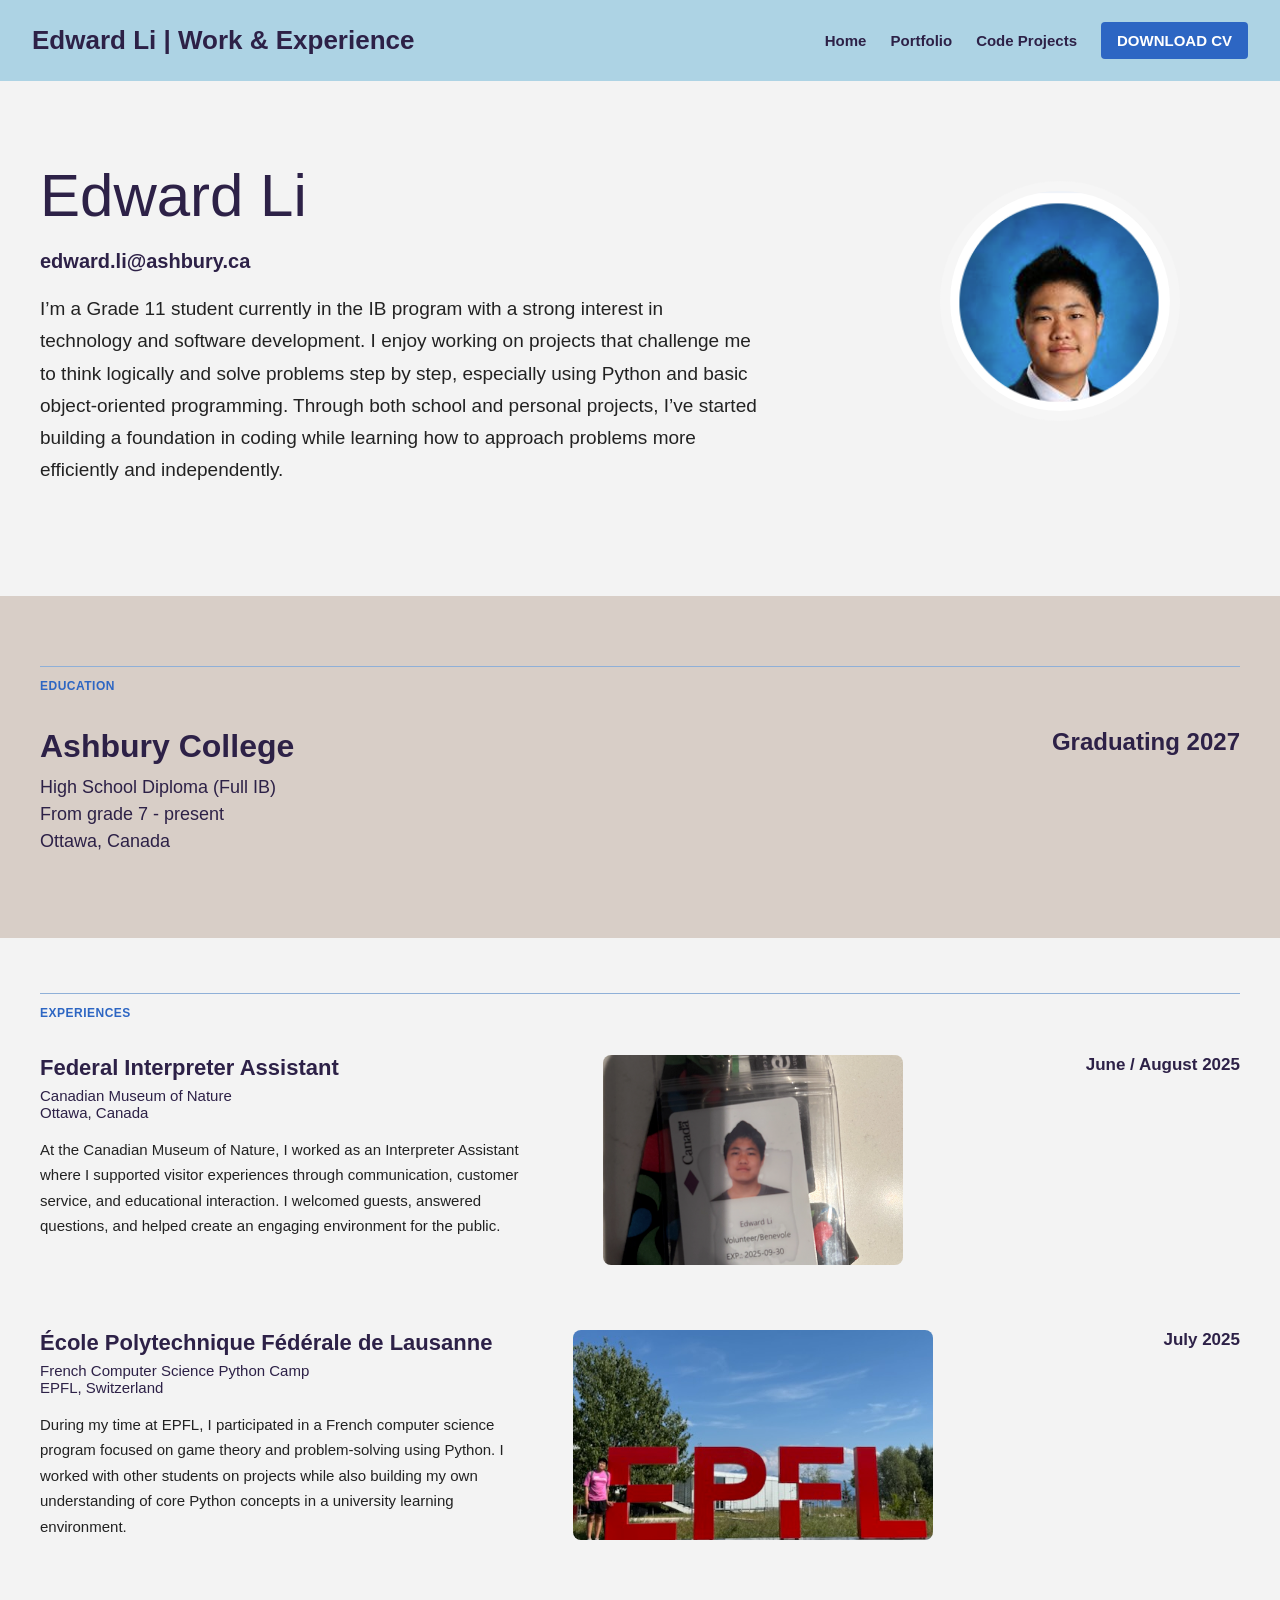
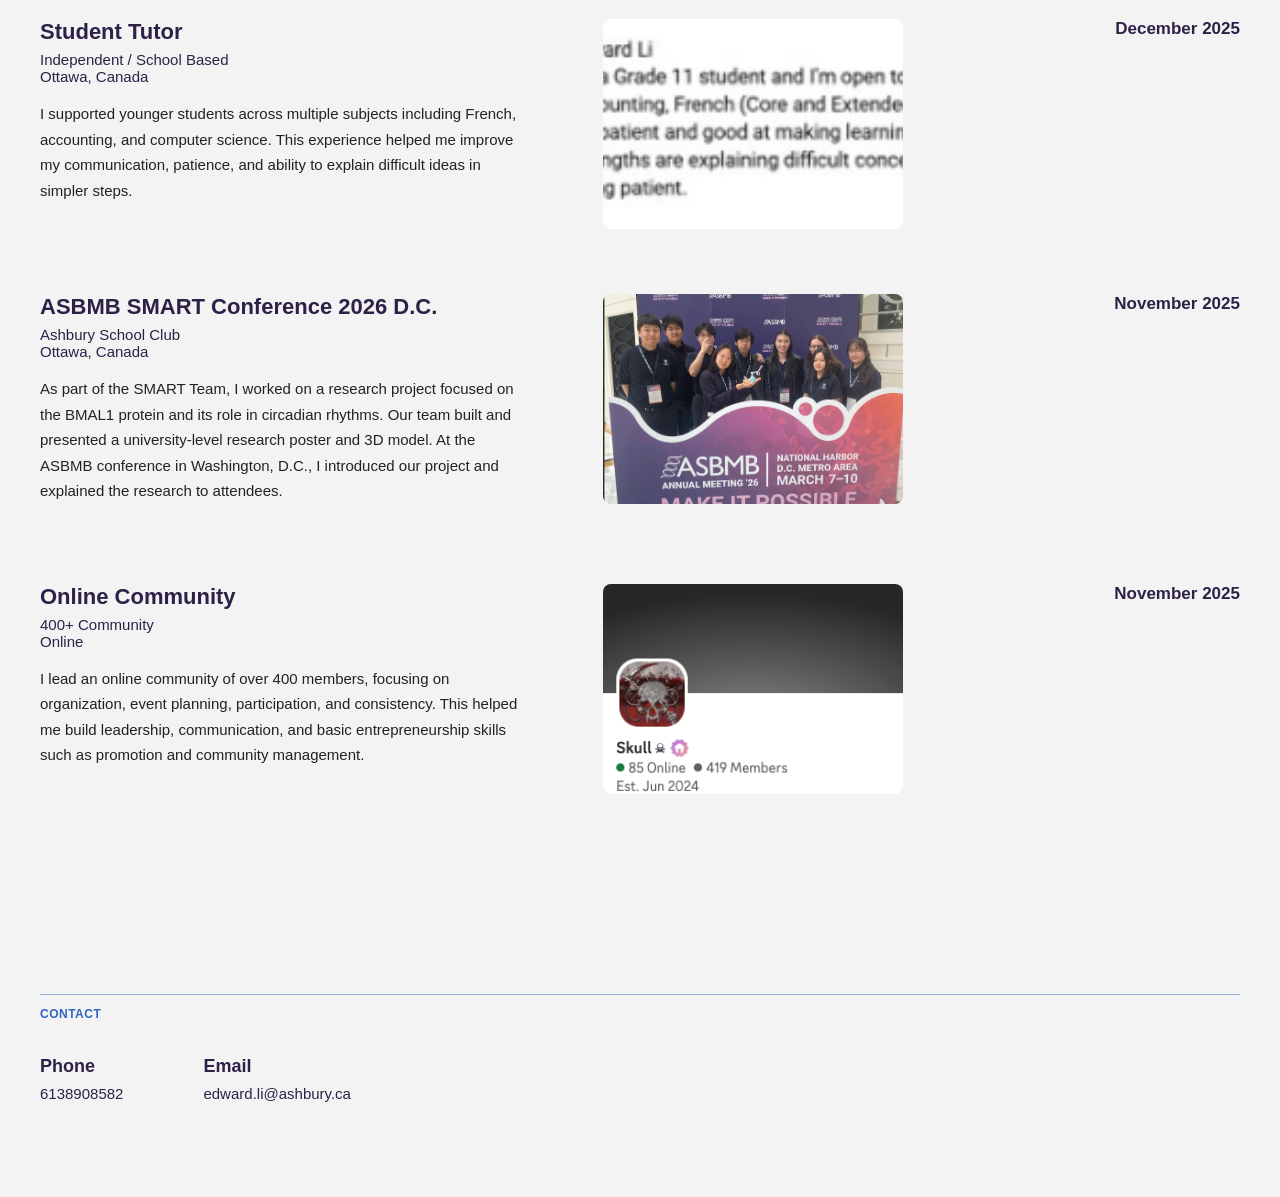
<file: index.html>
<!DOCTYPE html>
<html>
<head>
    <title>Edward Li | Work & Experience</title>
    <link rel="stylesheet" href="style.css">
</head>
<body>

    <header class="header">
        <div class="logo">Edward Li | Work & Experience</div>

        <nav class="nav">
            <a href="index.html">Home</a>
            <a href="portfolio.html">Portfolio</a>
            <a href="code projects.html">Code Projects</a>
            <a href="Blue and White Professional Corporate Resume.pdf" class="btn" download>DOWNLOAD CV</a>
        </nav>
    </header>

    <section class="intro">
        <div class="intro-text">
            <h1>Edward Li</h1>
            <p class="email">edward.li@ashbury.ca</p>

            <p class="bio">
                I’m a Grade 11 student currently in the IB program with a strong interest in technology
                and software development. I enjoy working on projects that challenge me to think logically
                and solve problems step by step, especially using Python and basic object-oriented programming.
                Through both school and personal projects, I’ve started building a foundation in coding while
                learning how to approach problems more efficiently and independently.
            </p>
        </div>

        <div class="intro-image">
            <img src="profile.png" alt="Profile picture" class="profile-pic">
        </div>
    </section>

    <section class="education">
        <p class="section-label">EDUCATION</p>

        <div class="education-row">
            <div class="education-left">
                <h2>Ashbury College</h2>
                <p>High School Diploma (Full IB)</p>
                <p>From grade 7 - present</p>
                <p>Ottawa, Canada</p>
            </div>

            <div class="education-right">
                <p>Graduating 2027</p>
            </div>
        </div>
    </section>

    <section class="experience">
        <p class="section-label">EXPERIENCES</p>

        <div class="exp-item">
            <div class="exp-text">
                <h2>Federal Interpreter Assistant</h2>
                <p class="exp-sub">Canadian Museum of Nature</p>
                <p class="exp-place">Ottawa, Canada</p>
                <p class="exp-desc">
                    At the Canadian Museum of Nature, I worked as an Interpreter Assistant where I supported
                    visitor experiences through communication, customer service, and educational interaction.
                    I welcomed guests, answered questions, and helped create an engaging environment for the public.
                </p>
            </div>

            <div class="exp-image">
                <img src="museum.png" alt="Museum photo">
            </div>

            <div class="exp-date">
                <p>June / August 2025</p>
            </div>
        </div>

        <div class="exp-item">
            <div class="exp-text">
                <h2>École Polytechnique Fédérale de Lausanne</h2>
                <p class="exp-sub">French Computer Science Python Camp</p>
                <p class="exp-place">EPFL, Switzerland</p>
                <p class="exp-desc">
                    During my time at EPFL, I participated in a French computer science program focused on game
                    theory and problem-solving using Python. I worked with other students on projects while also
                    building my own understanding of core Python concepts in a university learning environment.
                </p>
            </div>

            <div class="exp-image">
                <img src="epfl.jpg" alt="EPFL photo" class="epfl-img">
            </div>

            <div class="exp-date">
                <p>July 2025</p>
            </div>
        </div>

        <div class="exp-item">
            <div class="exp-text">
                <h2>Student Tutor</h2>
                <p class="exp-sub">Independent / School Based</p>
                <p class="exp-place">Ottawa, Canada</p>
                <p class="exp-desc">
                    I supported younger students across multiple subjects including French, accounting, and computer science.
                    This experience helped me improve my communication, patience, and ability to explain difficult ideas in simpler steps.
                </p>
            </div>

            <div class="exp-image">
                <img src="tutor.png" alt="Tutor photo">
            </div>

            <div class="exp-date">
                <p>December 2025</p>
            </div>
        </div>

        <div class="exp-item">
            <div class="exp-text">
                <h2>ASBMB SMART Conference 2026 D.C.</h2>
                <p class="exp-sub">Ashbury School Club</p>
                <p class="exp-place">Ottawa, Canada</p>
                <p class="exp-desc">
                    As part of the SMART Team, I worked on a research project focused on the BMAL1 protein and its
                    role in circadian rhythms. Our team built and presented a university-level research poster and
                    3D model. At the ASBMB conference in Washington, D.C., I introduced our project and explained
                    the research to attendees.
                </p>
            </div>

            <div class="exp-image">
                <img src="smartteam.png" alt="SMART team photo">
            </div>

            <div class="exp-date">
                <p>November 2025</p>
            </div>
        </div>

        <div class="exp-item">
            <div class="exp-text">
                <h2>Online Community</h2>
                <p class="exp-sub">400+ Community</p>
                <p class="exp-place">Online</p>
                <p class="exp-desc">
                    I lead an online community of over 400 members, focusing on organization, event planning,
                    participation, and consistency. This helped me build leadership, communication, and basic
                    entrepreneurship skills such as promotion and community management.
                </p>
            </div>

            <div class="exp-image">
                <img src="community.png" alt="Community photo">
            </div>

            <div class="exp-date">
                <p>November 2025</p>
            </div>
        </div>
    </section>

    <section class="contact">
        <p class="section-label">CONTACT</p>

        <div class="contact-content">
            <div class="contact-item">
                <h3>Phone</h3>
                <p>6138908582</p>
            </div>

            <div class="contact-item">
                <h3>Email</h3>
                <p>edward.li@ashbury.ca</p>
            </div>
        </div>
    </section>

</body>
</html>
</file>
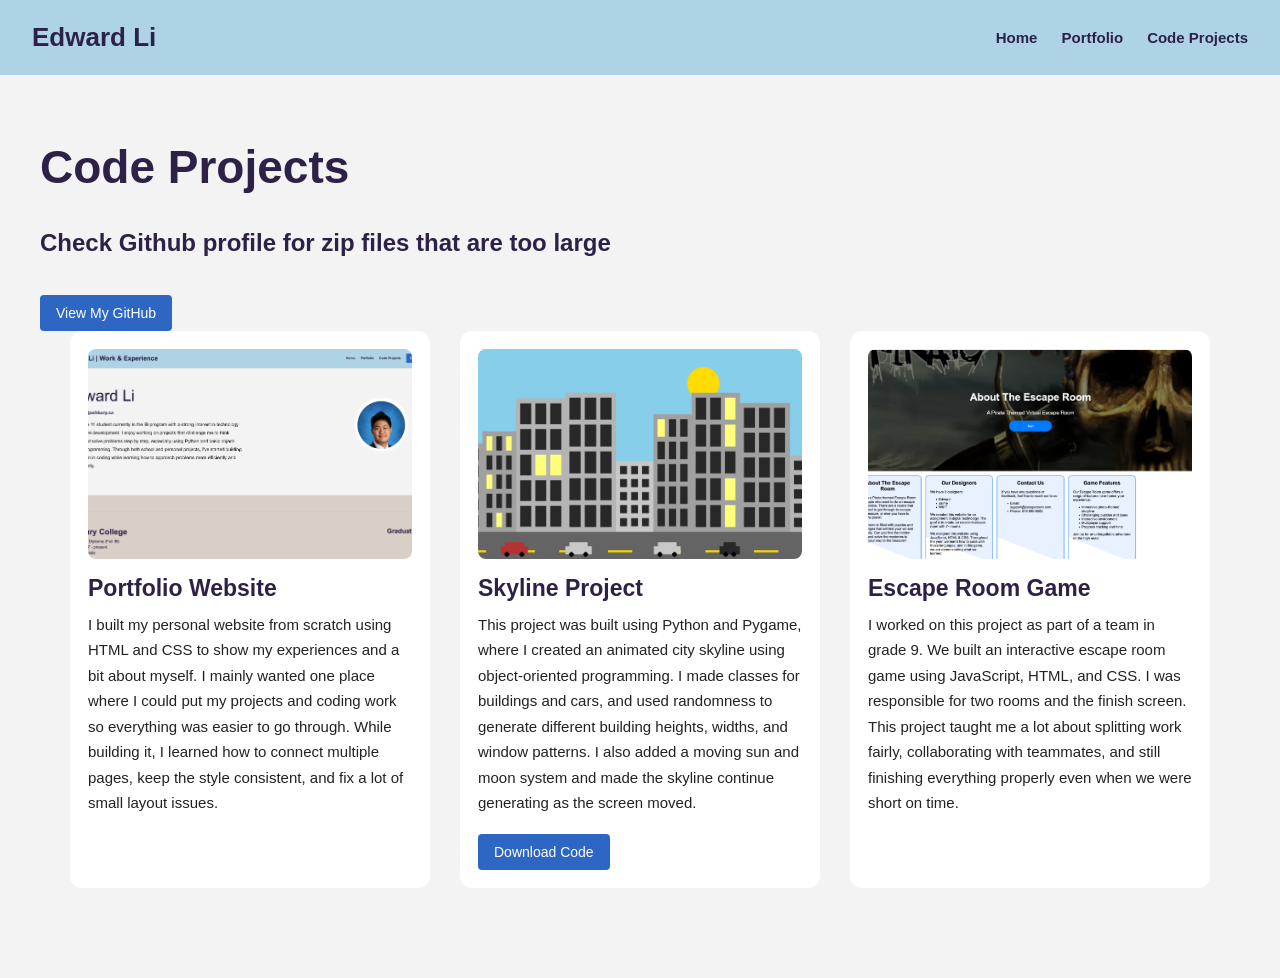
<file: code projects.html>
<!DOCTYPE html>
<html lang="en">
<head>
    <meta charset="UTF-8">
    <meta name="viewport" content="width=device-width, initial-scale=1.0">
    <title>Code Projects</title>
    <link rel="stylesheet" href="style.css">
</head>
<body>

    <div class="header">
        <div class="logo">Edward Li</div>
        <div class="nav">
            <a href="index.html">Home</a>
            <a href="portfolio.html">Portfolio</a>
            <a href="code projects.html">Code Projects</a>
        </div>
    </div>

  <section class="projects">
    <h1>Code Projects</h1>
    <h2>Check Github profile for zip files that are too large</h2>

    <!-- button to github -->
    <a href="https://github.com/edwardli09" class="project-btn" target="_blank">
        View My GitHub
    </a>

    <div class="project-row">
            <div class="project-item">
                <img src="website.png" alt="Portfolio website">
                <h2>Portfolio Website</h2>
                <p>
                    I built my personal website from scratch using HTML and CSS to show my experiences and a bit about myself. I mainly wanted one place where I could put my projects and coding work so everything was easier to go through. While building it, I learned how to connect multiple pages, keep the style consistent, and fix a lot of small layout issues.
                </p>
            </div>

            <div class="project-item">
                <img src="skyline.png" alt="Skyline project">
                <h2>Skyline Project</h2>
                <p>
                    This project was built using Python and Pygame, where I created an animated city skyline using object-oriented programming. I made classes for buildings and cars, and used randomness to generate different building heights, widths, and window patterns. I also added a moving sun and moon system and made the skyline continue generating as the screen moved.
                </p>
                <a href="skyline.zip" class="project-btn" download>Download Code</a>
            </div>

            <div class="project-item">
                <img src="escape.png" alt="Escape room game">
                <h2>Escape Room Game</h2>
                <p>
                    I worked on this project as part of a team in grade 9. We built an interactive escape room game using JavaScript, HTML, and CSS. I was responsible for two rooms and the finish screen. This project taught me a lot about splitting work fairly, collaborating with teammates, and still finishing everything properly even when we were short on time.
                </p>
            </div>

        </div>
    </section>

</body>
</html>

        </div>
    </section>

</body>
</html>
</file>
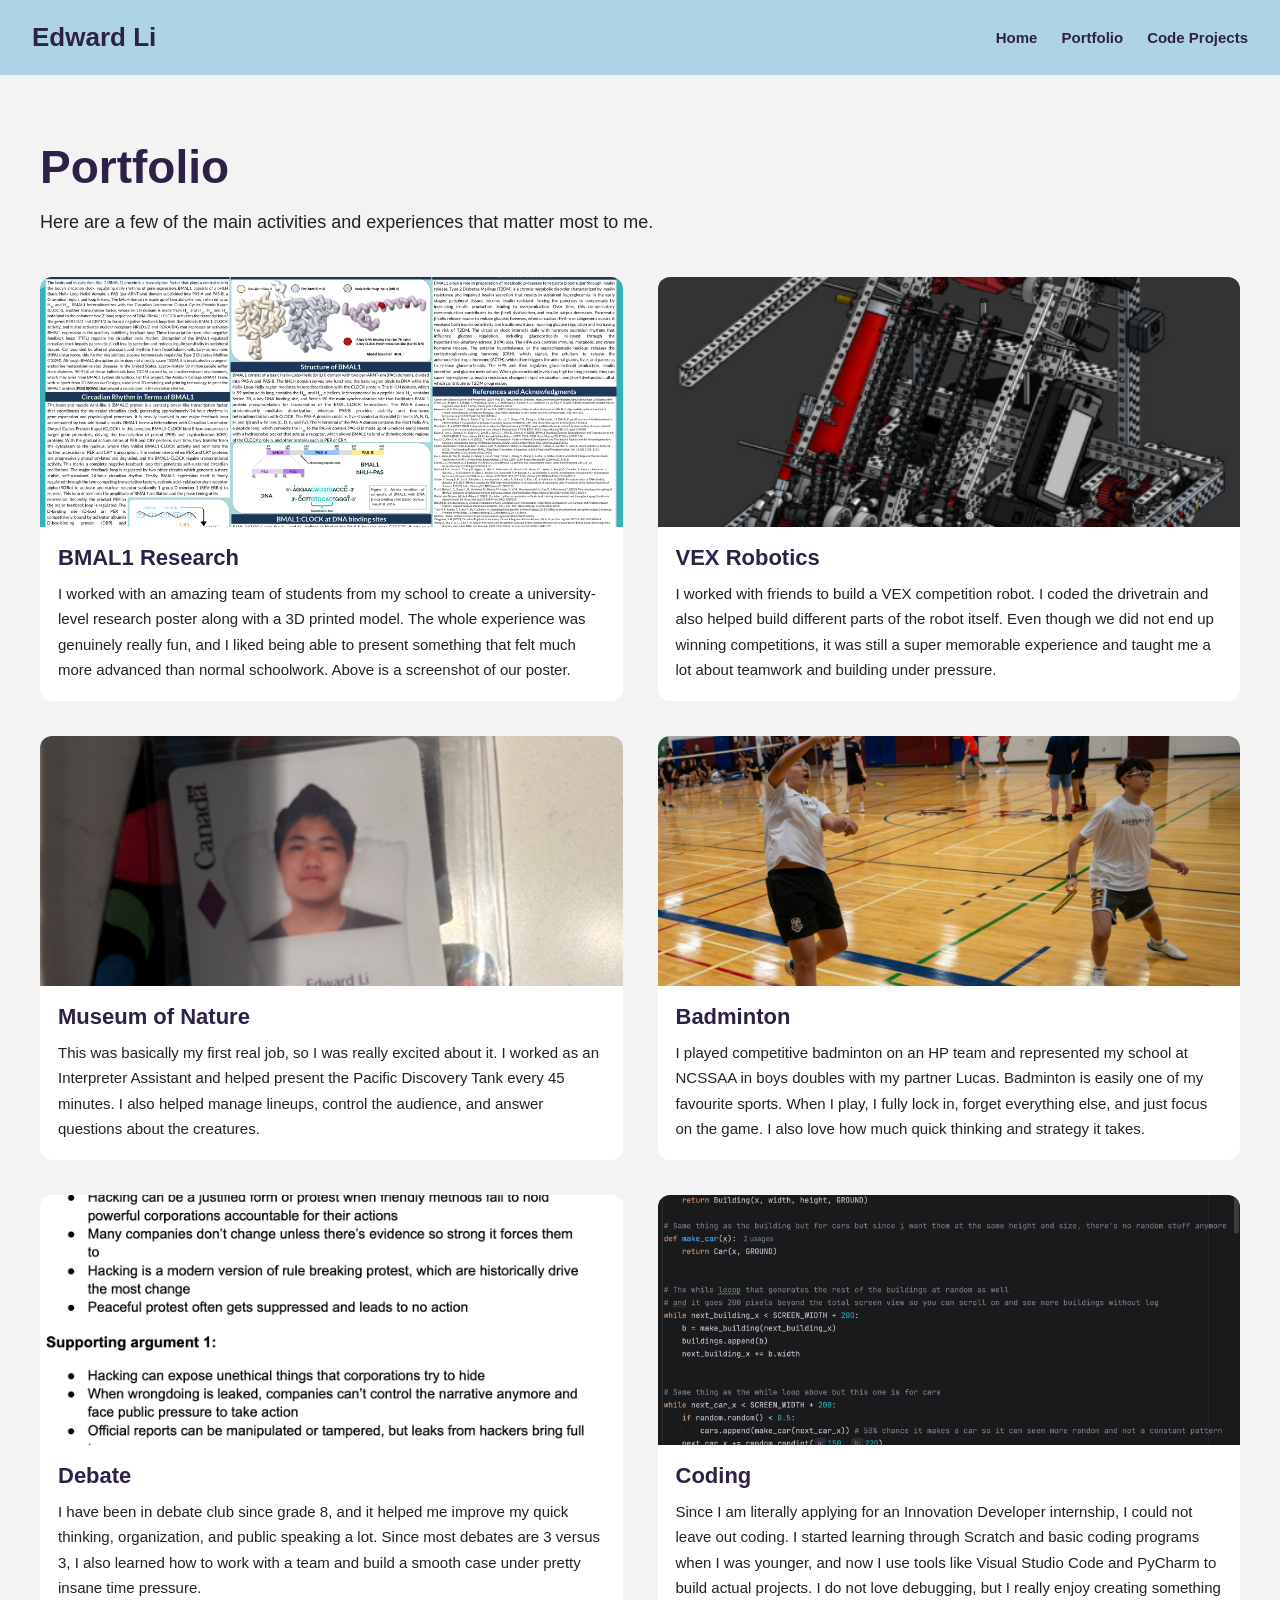
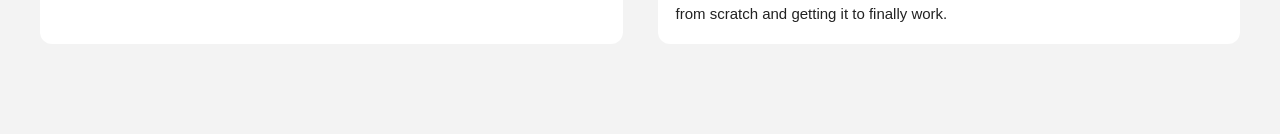
<file: portfolio.html>
<!DOCTYPE html>
<html lang="en">
<head>
    <meta charset="UTF-8">
    <meta name="viewport" content="width=device-width, initial-scale=1.0">
    <title>Portfolio</title>
    <link rel="stylesheet" href="style.css">
</head>
<body>

    <div class="header">
        <div class="logo">Edward Li</div>
        <div class="nav">
            <a href="index.html">Home</a>
            <a href="portfolio.html">Portfolio</a>
            <a href="code projects.html">Code Projects</a>
        </div>
    </div>

    <section class="portfolio-page">
        <div class="portfolio-title">
            <h1>Portfolio</h1>
            <p>
                Here are a few of the main activities and experiences that matter most to me.
            </p>
        </div>

        <div class="portfolio-grid">

            <div class="portfolio-card">
                <img src="bmal1.png" alt="BMAL1 research poster">
                <h2>BMAL1 Research</h2>
                <p>
                    I worked with an amazing team of students from my school to create a university-level research poster along with a 3D printed model. The whole experience was genuinely really fun, and I liked being able to present something that felt much more advanced than normal schoolwork. Above is a screenshot of our poster.
                </p>
            </div>

            <div class="portfolio-card">
                <img src="vex.png" alt="VEX robotics robot">
                <h2>VEX Robotics</h2>
                <p>
                    I worked with friends to build a VEX competition robot. I coded the drivetrain and also helped build different parts of the robot itself. Even though we did not end up winning competitions, it was still a super memorable experience and taught me a lot about teamwork and building under pressure.
                </p>
            </div>

            <div class="portfolio-card">
                <img src="museum.png" alt="Museum of Nature work">
                <h2>Museum of Nature</h2>
                <p>
                    This was basically my first real job, so I was really excited about it. I worked as an Interpreter Assistant and helped present the Pacific Discovery Tank every 45 minutes. I also helped manage lineups, control the audience, and answer questions about the creatures.
                </p>
            </div>

            <div class="portfolio-card">
                <img src="badminton.png" alt="Badminton experience">
                <h2>Badminton</h2>
                <p>
                    I played competitive badminton on an HP team and represented my school at NCSSAA in boys doubles with my partner Lucas. Badminton is easily one of my favourite sports. When I play, I fully lock in, forget everything else, and just focus on the game. I also love how much quick thinking and strategy it takes.
                </p>
            </div>

            <div class="portfolio-card">
                <img src="debate.png" alt="Debate club">
                <h2>Debate</h2>
                <p>
                    I have been in debate club since grade 8, and it helped me improve my quick thinking, organization, and public speaking a lot. Since most debates are 3 versus 3, I also learned how to work with a team and build a smooth case under pretty insane time pressure.
                </p>
            </div>

            <div class="portfolio-card">
                <img src="coding1.png" alt="Coding projects">
                <h2>Coding</h2>
                <p>
                    Since I am literally applying for an Innovation Developer internship, I could not leave out coding. I started learning through Scratch and basic coding programs when I was younger, and now I use tools like Visual Studio Code and PyCharm to build actual projects. I do not love debugging, but I really enjoy creating something from scratch and getting it to finally work.
                </p>
            </div>

        </div>
    </section>

</body>
</html>
</file>
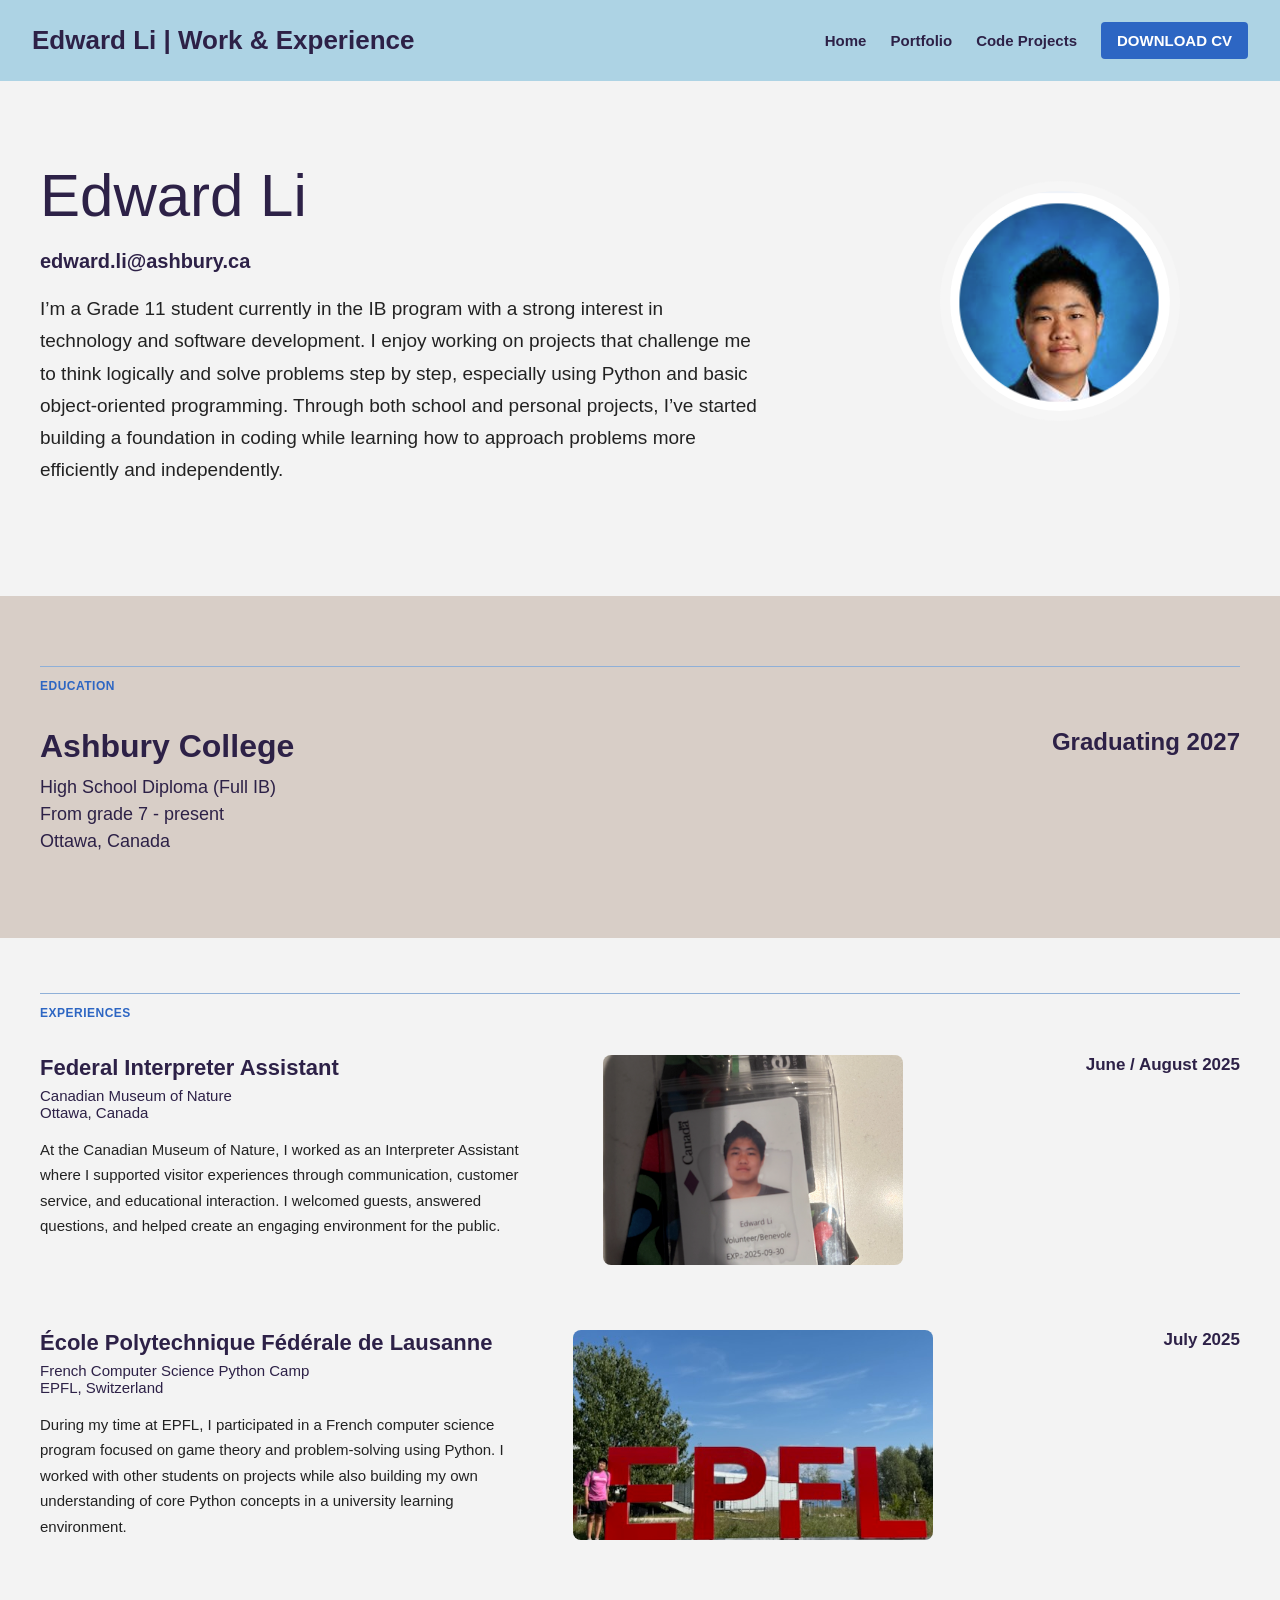
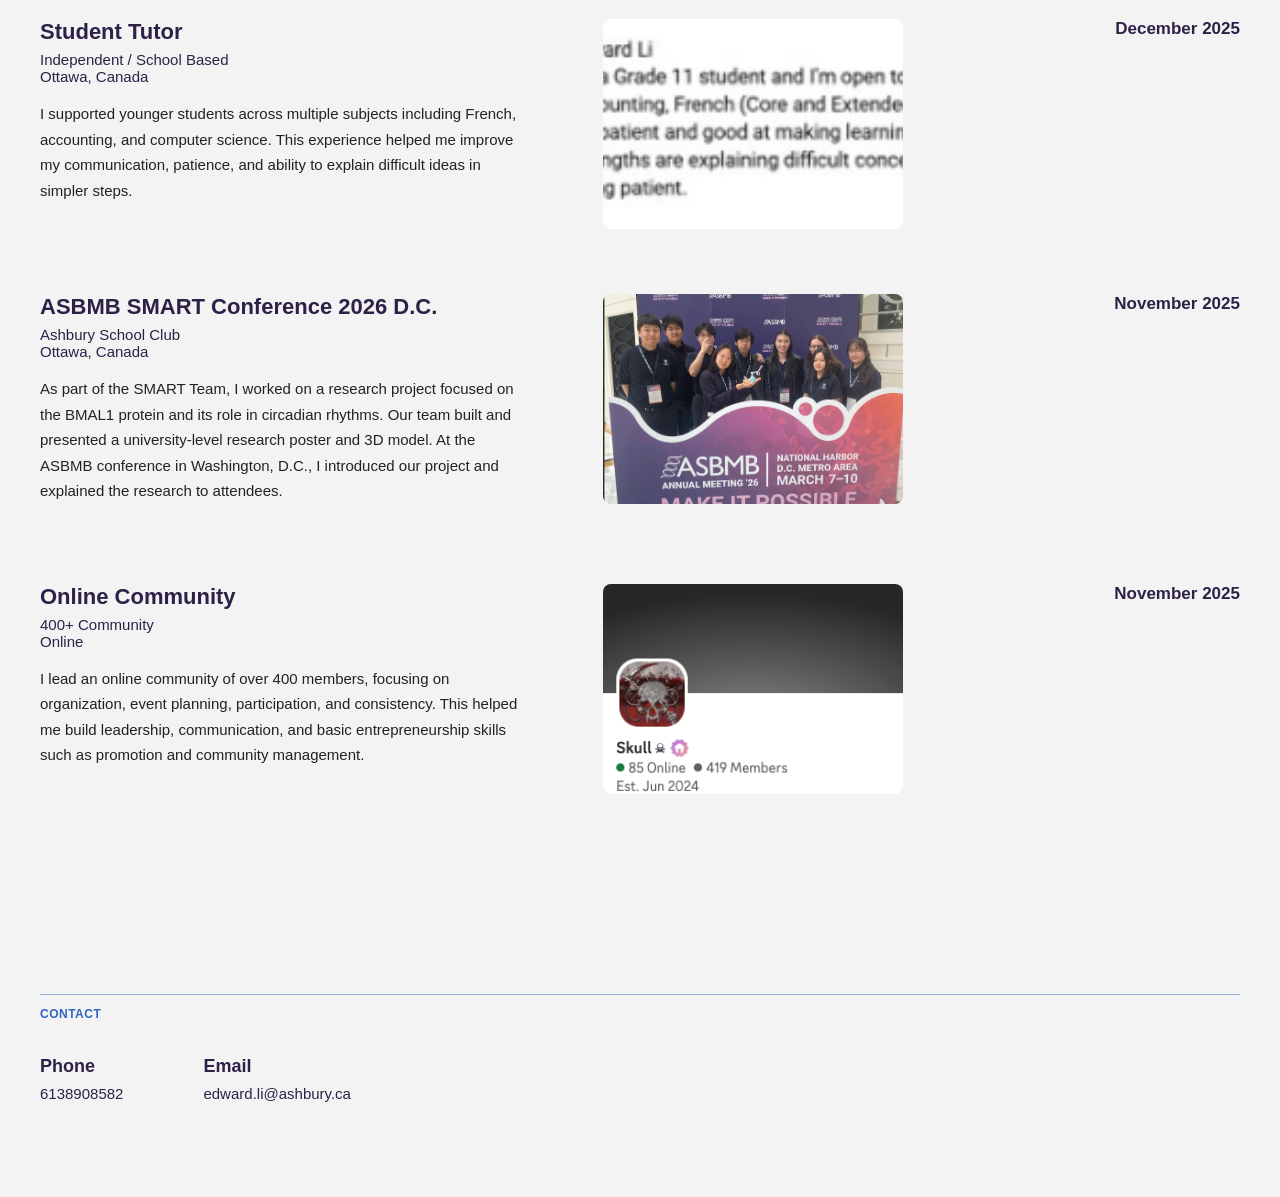
<file: website.html>
<!DOCTYPE html>
<html>
<head>
    <title>Edward Li | Work & Experience</title>
    <link rel="stylesheet" href="style.css">
</head>
<body>

    <header class="header">
        <div class="logo">Edward Li | Work & Experience</div>

        <nav class="nav">
            <a href="index.html">Home</a>
            <a href="portfolio.html">Portfolio</a>
            <a href="code projects.html">Code Projects</a>
            <a href="Edward-Li-CV.pdf" class="btn" download>DOWNLOAD CV</a>
        </nav>
    </header>

    <section class="intro">
        <div class="intro-text">
            <h1>Edward Li</h1>
            <p class="email">edward.li@ashbury.ca</p>

            <p class="bio">
                I’m a Grade 11 student currently in the IB program with a strong interest in technology
                and software development. I enjoy working on projects that challenge me to think logically
                and solve problems step by step, especially using Python and basic object-oriented programming.
                Through both school and personal projects, I’ve started building a foundation in coding while
                learning how to approach problems more efficiently and independently.
            </p>
        </div>

        <div class="intro-image">
            <img src="profile.png" alt="Profile picture" class="profile-pic">
        </div>
    </section>

    <section class="education">
        <p class="section-label">EDUCATION</p>

        <div class="education-row">
            <div class="education-left">
                <h2>Ashbury College</h2>
                <p>High School Diploma (Full IB)</p>
                <p>From grade 7 - present</p>
                <p>Ottawa, Canada</p>
            </div>

            <div class="education-right">
                <p>Graduating 2027</p>
            </div>
        </div>
    </section>

    <section class="experience">
        <p class="section-label">EXPERIENCES</p>

        <div class="exp-item">
            <div class="exp-text">
                <h2>Federal Interpreter Assistant</h2>
                <p class="exp-sub">Canadian Museum of Nature</p>
                <p class="exp-place">Ottawa, Canada</p>
                <p class="exp-desc">
                    At the Canadian Museum of Nature, I worked as an Interpreter Assistant where I supported
                    visitor experiences through communication, customer service, and educational interaction.
                    I welcomed guests, answered questions, and helped create an engaging environment for the public.
                </p>
            </div>

            <div class="exp-image">
                <img src="museum.png" alt="Museum photo">
            </div>

            <div class="exp-date">
                <p>June / August 2025</p>
            </div>
        </div>

        <div class="exp-item">
            <div class="exp-text">
                <h2>École Polytechnique Fédérale de Lausanne</h2>
                <p class="exp-sub">French Computer Science Python Camp</p>
                <p class="exp-place">EPFL, Switzerland</p>
                <p class="exp-desc">
                    During my time at EPFL, I participated in a French computer science program focused on game
                    theory and problem-solving using Python. I worked with other students on projects while also
                    building my own understanding of core Python concepts in a university learning environment.
                </p>
            </div>

            <div class="exp-image">
                <img src="epfl.jpg" alt="EPFL photo" class="epfl-img">
            </div>

            <div class="exp-date">
                <p>July 2025</p>
            </div>
        </div>

        <div class="exp-item">
            <div class="exp-text">
                <h2>Student Tutor</h2>
                <p class="exp-sub">Independent / School Based</p>
                <p class="exp-place">Ottawa, Canada</p>
                <p class="exp-desc">
                    I supported younger students across multiple subjects including French, accounting, and computer science.
                    This experience helped me improve my communication, patience, and ability to explain difficult ideas in simpler steps.
                </p>
            </div>

            <div class="exp-image">
                <img src="tutor.png" alt="Tutor photo">
            </div>

            <div class="exp-date">
                <p>December 2025</p>
            </div>
        </div>

        <div class="exp-item">
            <div class="exp-text">
                <h2>ASBMB SMART Conference 2026 D.C.</h2>
                <p class="exp-sub">Ashbury School Club</p>
                <p class="exp-place">Ottawa, Canada</p>
                <p class="exp-desc">
                    As part of the SMART Team, I worked on a research project focused on the BMAL1 protein and its
                    role in circadian rhythms. Our team built and presented a university-level research poster and
                    3D model. At the ASBMB conference in Washington, D.C., I introduced our project and explained
                    the research to attendees.
                </p>
            </div>

            <div class="exp-image">
                <img src="smartteam.png" alt="SMART team photo">
            </div>

            <div class="exp-date">
                <p>November 2025</p>
            </div>
        </div>

        <div class="exp-item">
            <div class="exp-text">
                <h2>Online Community</h2>
                <p class="exp-sub">400+ Community</p>
                <p class="exp-place">Online</p>
                <p class="exp-desc">
                    I lead an online community of over 400 members, focusing on organization, event planning,
                    participation, and consistency. This helped me build leadership, communication, and basic
                    entrepreneurship skills such as promotion and community management.
                </p>
            </div>

            <div class="exp-image">
                <img src="community.png" alt="Community photo">
            </div>

            <div class="exp-date">
                <p>November 2025</p>
            </div>
        </div>
    </section>

    <section class="contact">
        <p class="section-label">CONTACT</p>

        <div class="contact-content">
            <div class="contact-item">
                <h3>Phone</h3>
                <p>6138908582</p>
            </div>

            <div class="contact-item">
                <h3>Email</h3>
                <p>edward.li@ashbury.ca</p>
            </div>
        </div>
    </section>

</body>
</html>
</file>
<file: style.css>
body {
    margin: 0; /* gets rid of the browser's random default spacing */
    font-family: Verdana, Arial, sans-serif; /* simple clean fonts, nothing too fancy */
    background-color: #f3f3f3; /* soft light grey background */
    color: #2d2147; /* dark purple-ish text color used across the site */
}

.header {
    background-color: #add3e4; /* top bar color */
    padding: 22px 32px; /* space inside the navbar so it doesn't look cramped */
    display: flex; /* puts logo + nav on the same row */
    justify-content: space-between; /* pushes logo left and nav right */
    align-items: center; /* lines them up nicely vertically */
}

.logo {
    font-size: 26px; /* makes my name stand out a bit */
    font-weight: bold;
    color: #2d2147;
}

.nav {
    display: flex; /* makes nav links sit in a row instead of stacking */
    gap: 24px; /* space between each link */
    align-items: center;
}

.nav a {
    text-decoration: none; /* removes the ugly underline */
    color: #2d2147;
    font-size: 15px;
    font-weight: bold;
}

.nav a:hover {
    opacity: 0.7; /* makes links fade a bit when hovered, just to make it feel less dead */
}

.btn {
    background-color: #2d66c3; /* blue button for download CV */
    color: white !important; /* keeps text white no matter what */
    padding: 10px 16px;
    text-decoration: none;
    border-radius: 4px; /* small rounding so it looks nicer */
}

/* home page stuff */

.intro {
    padding: 80px 40px 90px 40px; /* good amount of space so the page breathes */
    display: flex; /* puts text on one side and image on the other */
    justify-content: space-between;
    align-items: flex-start;
    gap: 40px; /* space between the two sides */
}

.intro-text {
    width: 60%; /* gives most of the room to the text */
}

.intro-text h1 {
    font-size: 60px; /* big intro name at the top */
    font-weight: normal; /* less aggressive than bold */
    margin: 0 0 20px 0;
}

.email {
    font-size: 20px;
    font-weight: bold;
    margin-bottom: 20px;
}

.bio {
    font-size: 19px;
    line-height: 1.7; /* makes paragraph easier to read */
    color: #222;
    max-width: 760px; /* stops the text from stretching way too far across the screen */
}

.intro-image {
    width: 30%; /* image side takes less space than text side */
    display: flex;
    justify-content: center;
    padding-top: 20px; /* nudges image down a bit so it lines up nicer */
}

.profile-pic {
    width: 220px;
    height: 220px;
    object-fit: cover; /* makes sure the image fills the circle properly instead of stretching weird */
    border-radius: 50%; /* makes it a circle */
    border: 10px solid #f6f6f6; /* white-ish border around profile pic */
}

.education {
    background-color: #d8cec7; /* different section color so it stands out */
    padding: 70px 40px 80px 40px;
}

.section-label {
    color: #2d66c3;
    font-size: 12px;
    font-weight: bold;
    margin: 0 0 35px 0;
    border-top: 1px solid #8fb0d8; /* little line at the top, makes sections look cleaner */
    padding-top: 12px;
    letter-spacing: 0.5px;
}

.education-row {
    display: flex;
    justify-content: space-between;
    align-items: flex-start;
    gap: 30px;
}

.education-left h2 {
    font-size: 32px;
    margin: 0 0 12px 0;
}

.education-left p {
    margin: 6px 0;
    font-size: 18px;
}

.education-right p {
    margin: 0;
    font-size: 24px;
    font-weight: bold;
}

.experience {
    padding: 55px 40px 75px 40px;
}

.exp-item {
    display: grid; /* grid makes the experience layout easier to control */
    grid-template-columns: 1.3fr 1fr 0.7fr; /* text / image / date */
    gap: 35px;
    align-items: start;
    margin-bottom: 65px; /* space between each experience */
}

.exp-text h2 {
    font-size: 22px;
    margin: 0 0 6px 0;
}

.exp-sub,
.exp-place {
    margin: 0;
    font-size: 15px;
}

.exp-desc {
    margin-top: 16px;
    font-size: 15px;
    line-height: 1.7;
    color: #222;
    max-width: 560px;
}

.exp-image {
    display: flex;
    justify-content: center;
}

.exp-image img {
    width: 100%;
    max-width: 300px;
    height: 210px; /* fixed height so all experience images look more even */
    object-fit: cover;
    border-radius: 8px;
    display: block;
}

.epfl-img {
    max-width: 360px !important; /* this one needed its own size because it was being annoying */
}

.exp-date {
    text-align: right;
}

.exp-date p {
    margin: 0;
    font-size: 17px;
    font-weight: bold;
}

.contact {
    padding: 60px 40px 80px 40px;
}

.contact-content {
    display: flex;
    gap: 80px;
}

.contact-item h3 {
    margin: 0;
    font-size: 18px;
}

.contact-item p {
    margin-top: 8px;
    font-size: 15px;
}

/* portfolio page */

.portfolio-page {
    padding: 65px 40px 90px 40px; /* top gap so it doesn't instantly smash into the cards */
}

.portfolio-title {
    margin-bottom: 40px; /* space between title area and the grid */
}

.portfolio-title h1 {
    font-size: 46px;
    margin: 0 0 14px 0;
}

.portfolio-title p {
    margin: 0;
    font-size: 18px;
    line-height: 1.6;
    color: #222;
    max-width: 760px;
}

.portfolio-grid {
    display: grid;
    grid-template-columns: repeat(2, 1fr); /* 2 by 3 layout */
    gap: 35px; /* space between the boxes */
}

.portfolio-card {
    background-color: white;
    border-radius: 12px;
    overflow: hidden; /* keeps image corners matching the card */
    padding-bottom: 18px;
}

.portfolio-card img {
    width: 100%;
    height: 250px; /* same height for all images so they line up clean */
    object-fit: cover;
    display: block;
}

.portfolio-card h2 {
    font-size: 22px;
    margin: 18px 18px 10px 18px;
}

.portfolio-card p {
    font-size: 15px;
    line-height: 1.7;
    margin: 0 18px;
    color: #222;
}

/* code projects page */

.projects {
    padding: 65px 40px 90px 40px;
}

.projects h1 {
    font-size: 46px;
    margin: 0 0 35px 0;
}

.project-row {
    display: flex;
    justify-content: center; /* centers the project cards nicely */
    gap: 30px;
    flex-wrap: wrap; /* lets them drop down on smaller screens instead of exploding the layout */
}

.project-item {
    width: 360px; /* fixed-ish card width so they look balanced */
    background-color: white;
    border-radius: 12px;
    padding: 18px;
    box-sizing: border-box;
}

.project-item img {
    width: 100%;
    height: 210px;
    object-fit: cover;
    border-radius: 8px;
    display: block;
}

.project-item h2 {
    margin: 16px 0 10px 0;
    font-size: 23px;
}

.project-item p {
    margin: 0;
    font-size: 15px;
    line-height: 1.7;
    color: #222;
}

.project-btn {
    margin-top: 18px;
    background-color: #2d66c3;
    color: white;
    padding: 10px 16px;
    text-decoration: none;
    font-size: 14px;
    border-radius: 4px;
    display: inline-block;
}

/* makes the site not fall apart on smaller screens */

@media (max-width: 1000px) {
    .intro {
        flex-direction: column; /* stacks intro text + image */
    }

    .intro-text,
    .intro-image {
        width: 100%;
    }

    .education-row {
        flex-direction: column;
    }

    .exp-item {
        grid-template-columns: 1fr; /* stacks each experience vertically */
        gap: 20px;
    }

    .exp-date {
        text-align: left;
    }

    .contact-content {
        flex-direction: column;
        gap: 25px;
    }

    .portfolio-grid {
        grid-template-columns: 1fr; /* portfolio becomes 1 column on smaller screens */
    }
}

@media (max-width: 700px) {
    .header {
        flex-direction: column; /* navbar stacks on smaller screens */
        align-items: flex-start;
        gap: 14px;
    }

    .nav {
        flex-wrap: wrap;
        gap: 14px;
    }

    .intro-text h1 {
        font-size: 46px;
    }

    .projects,
    .portfolio-page,
    .intro,
    .education,
    .experience,
    .contact {
        padding-left: 24px;
        padding-right: 24px; /* smaller side padding for phones */
    }

    .project-item {
        width: 100%;
    }

    .portfolio-card img,
    .project-item img,
    .exp-image img {
        height: 220px; /* keeps images from getting too massive or weird on smaller screens */
    }
}
</file>
